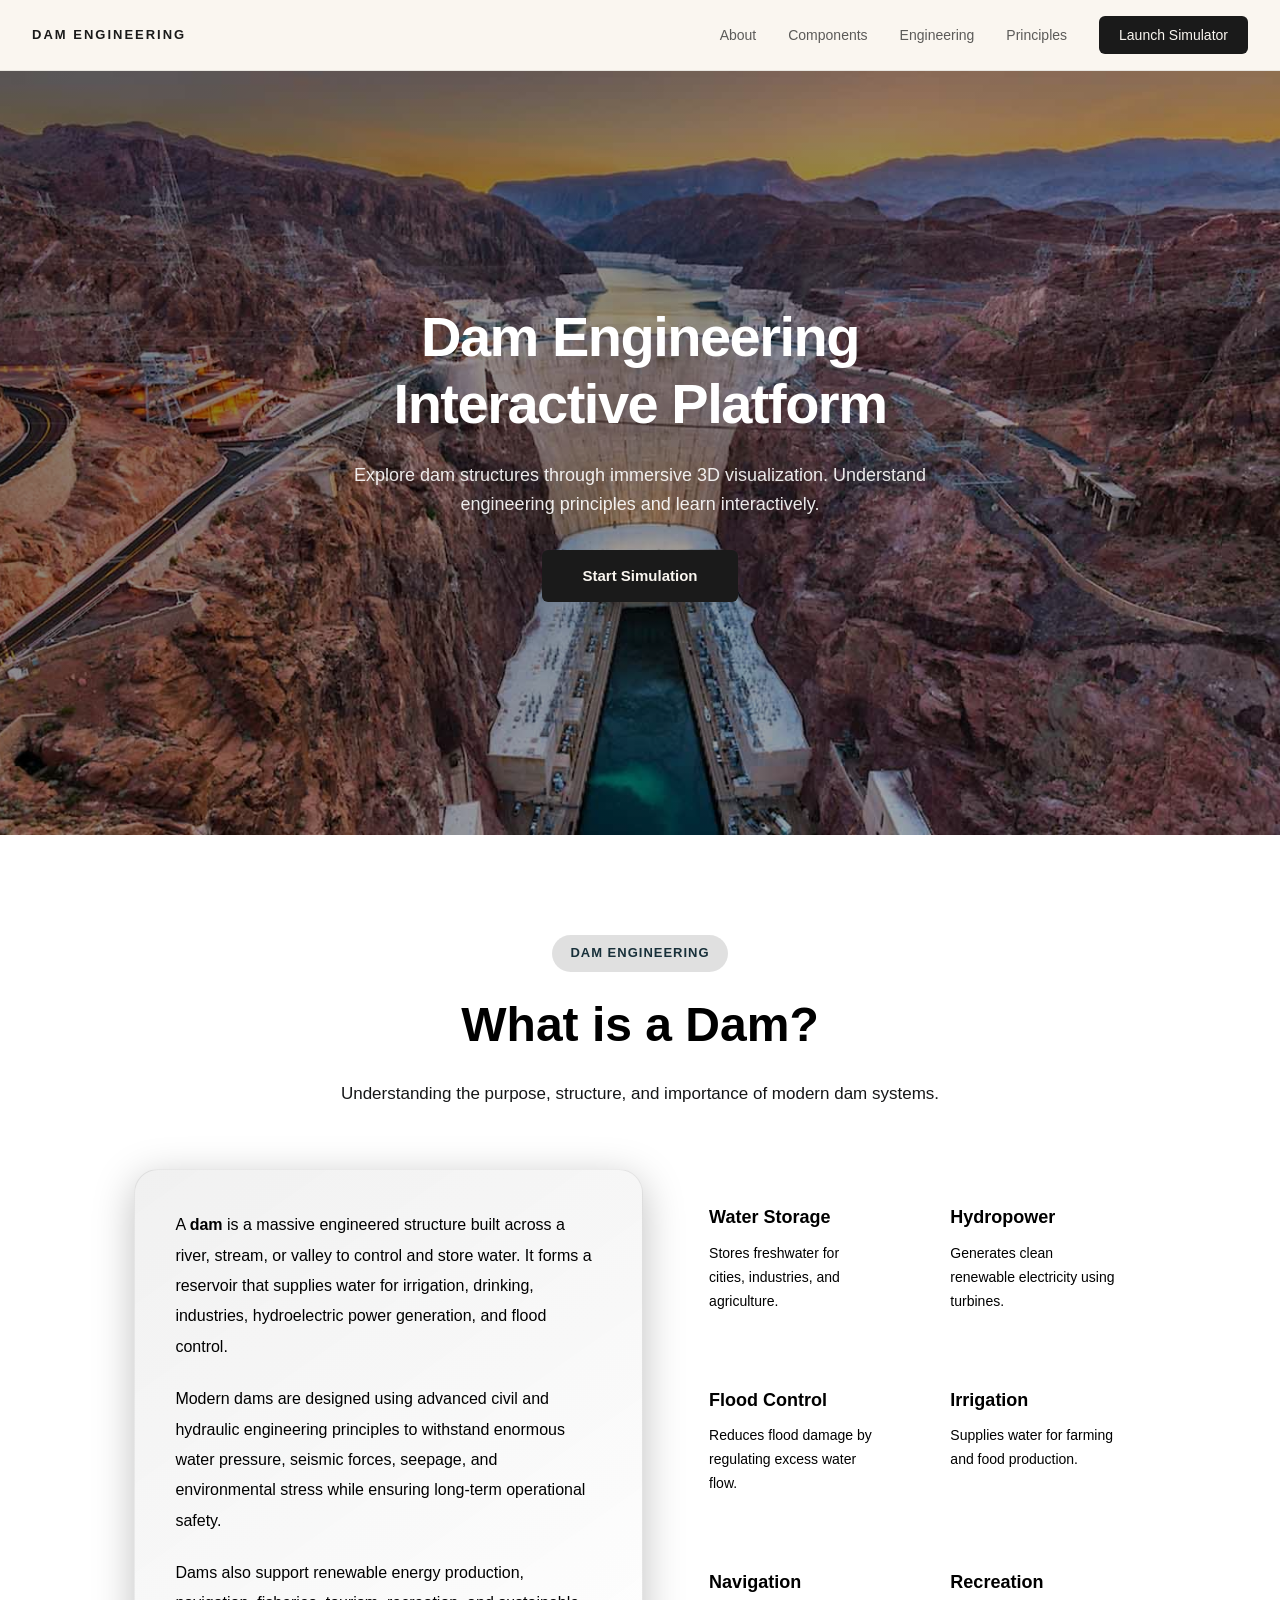
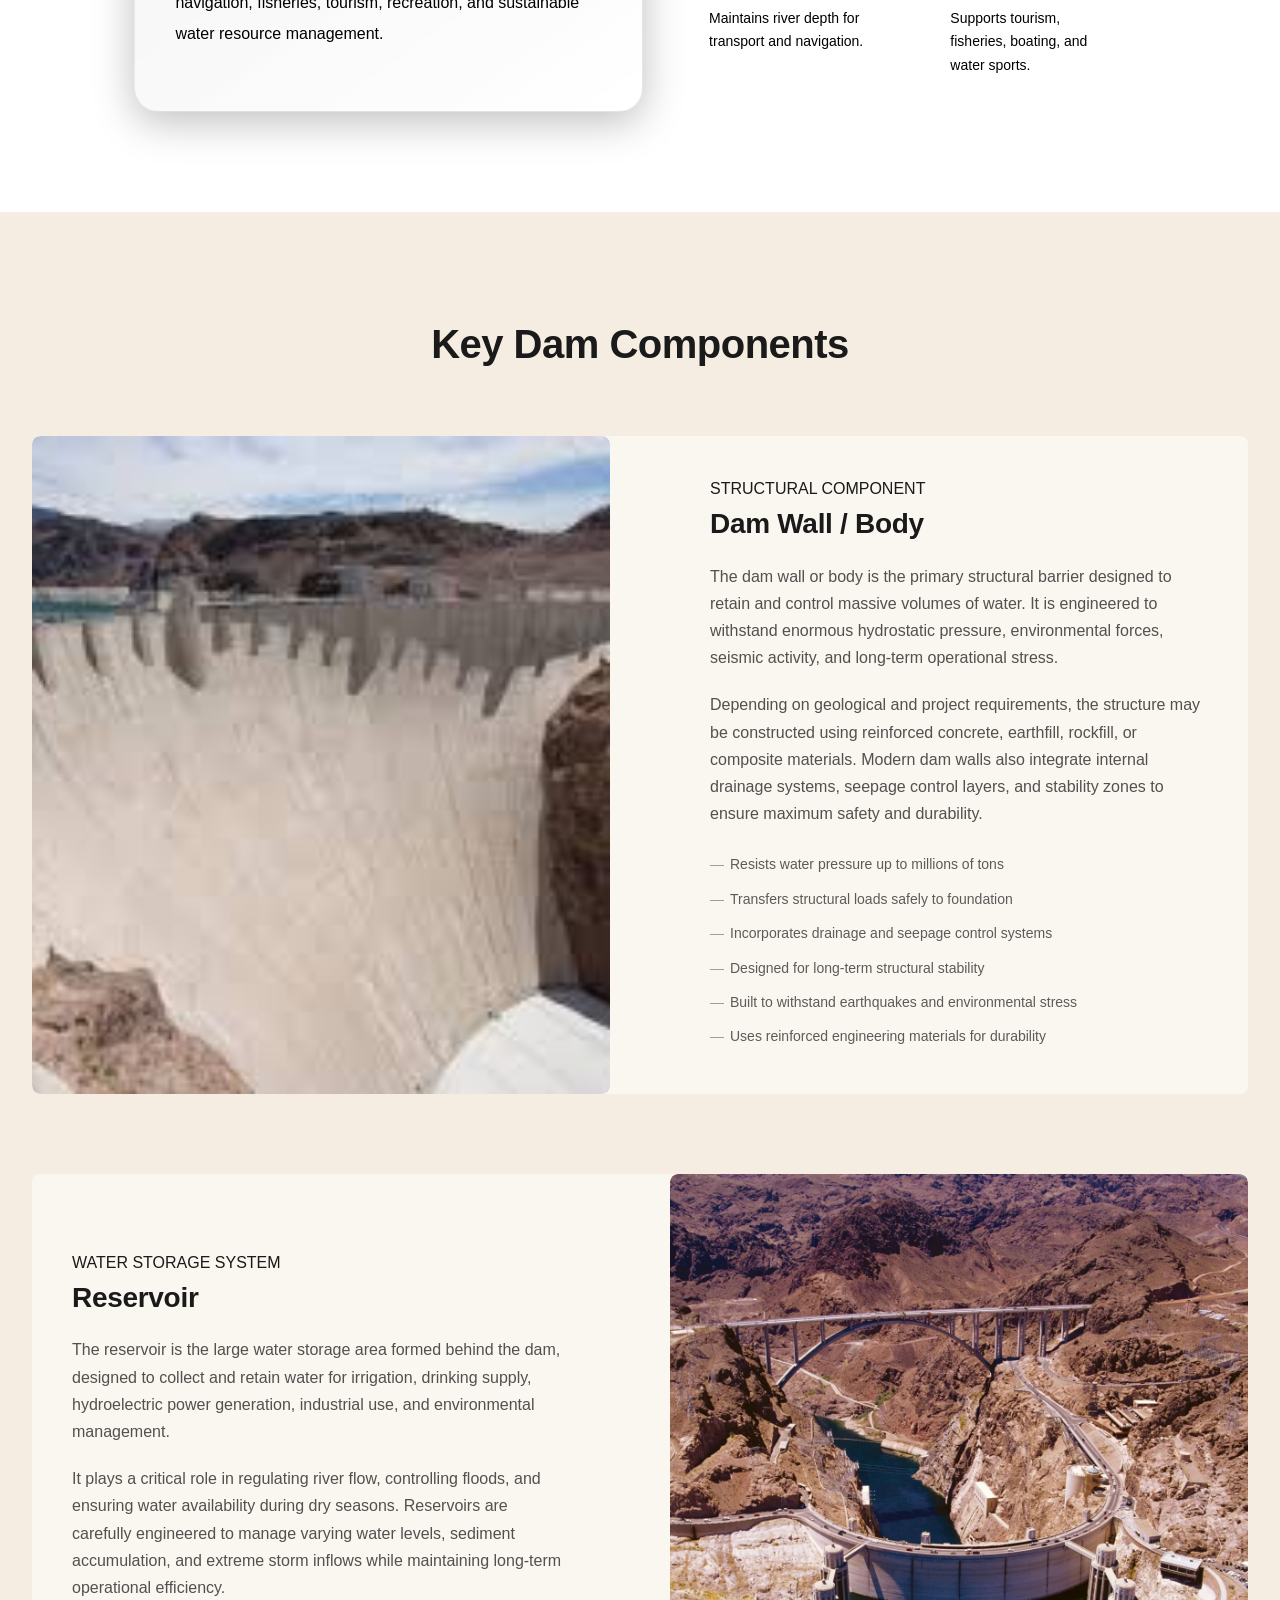
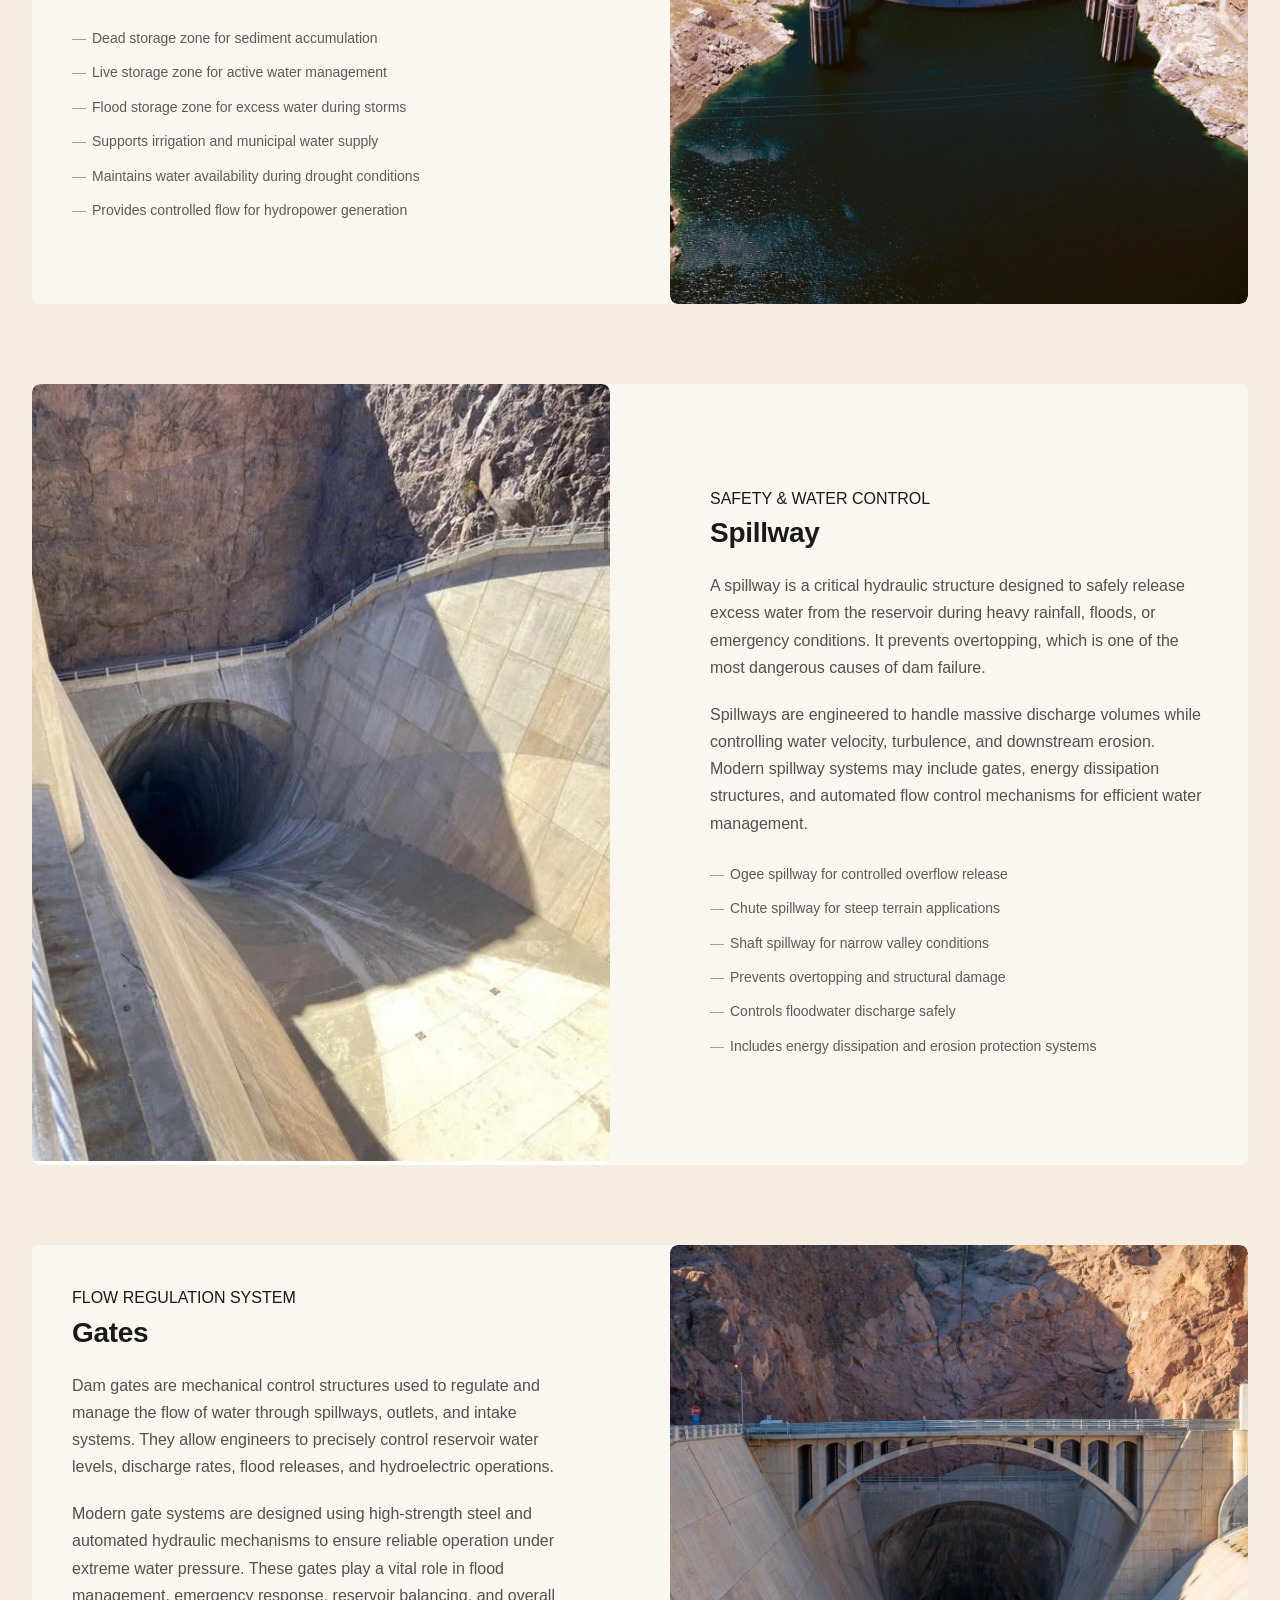
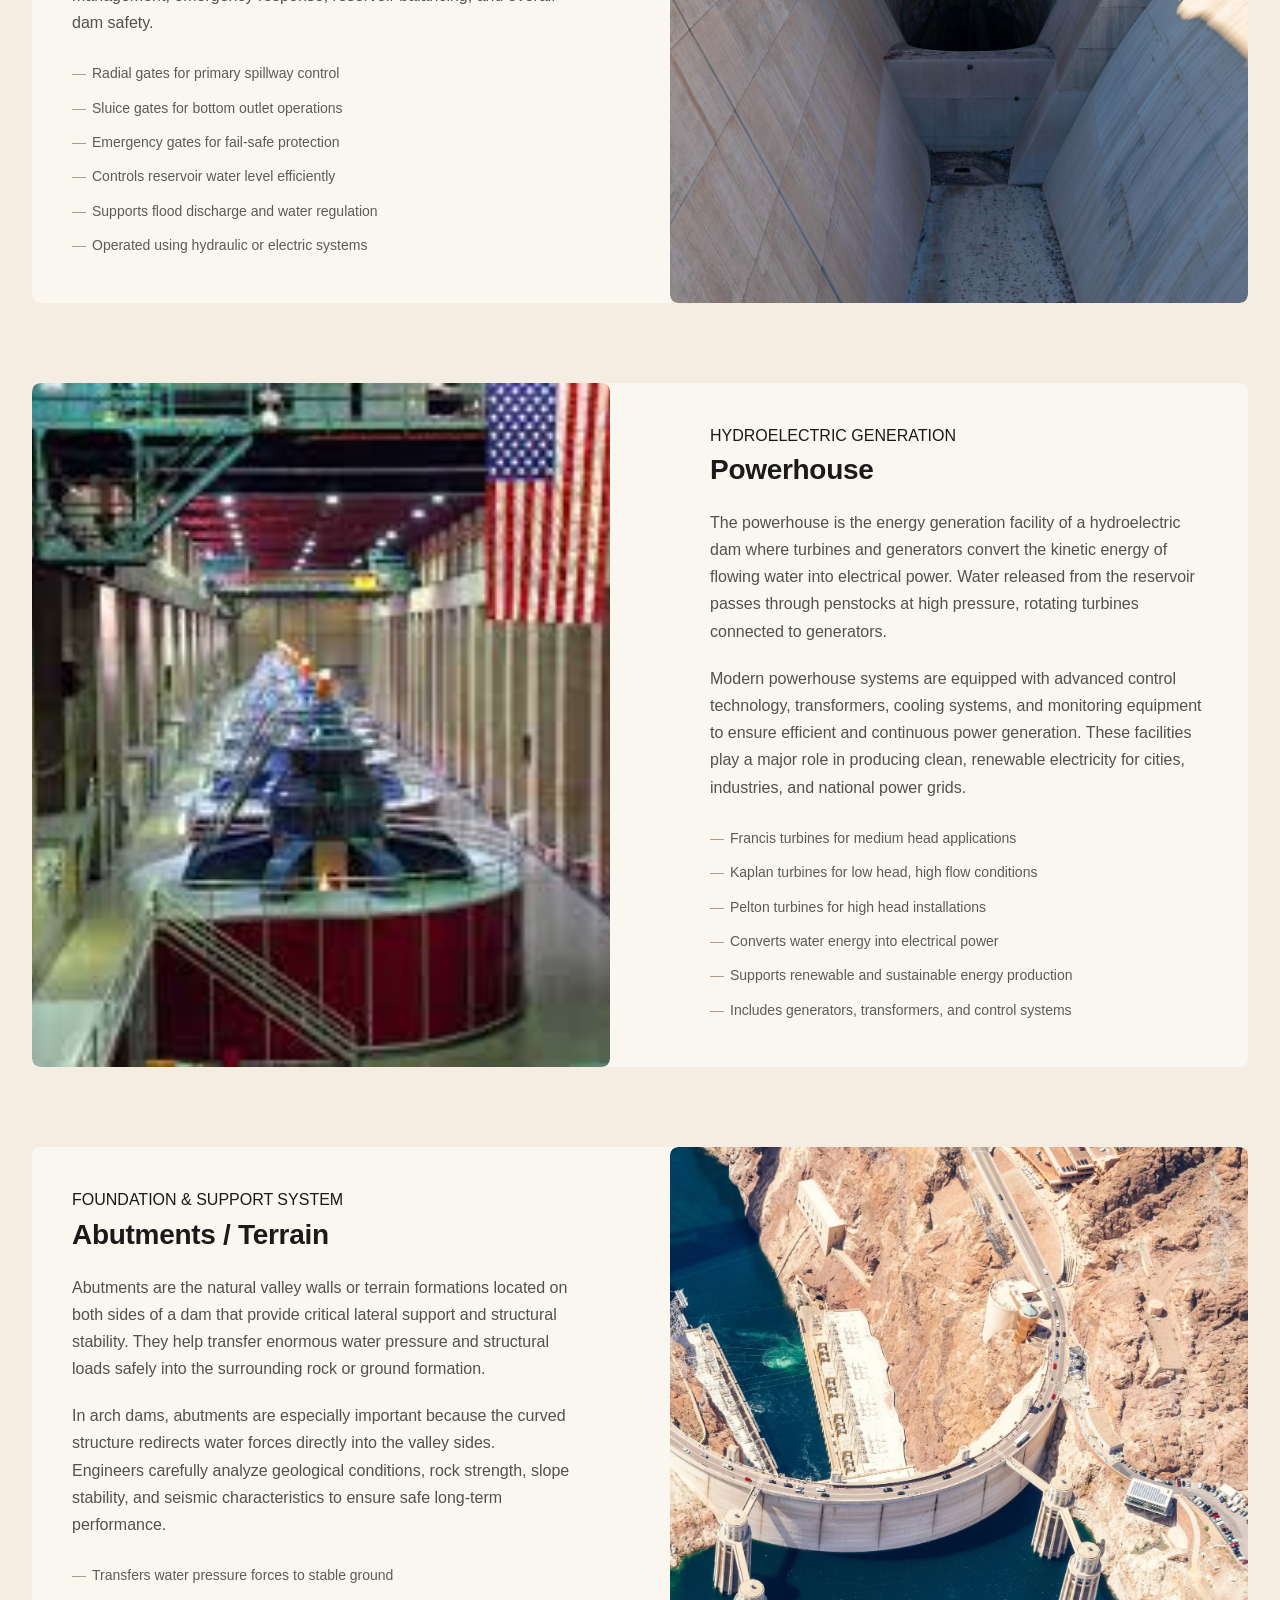
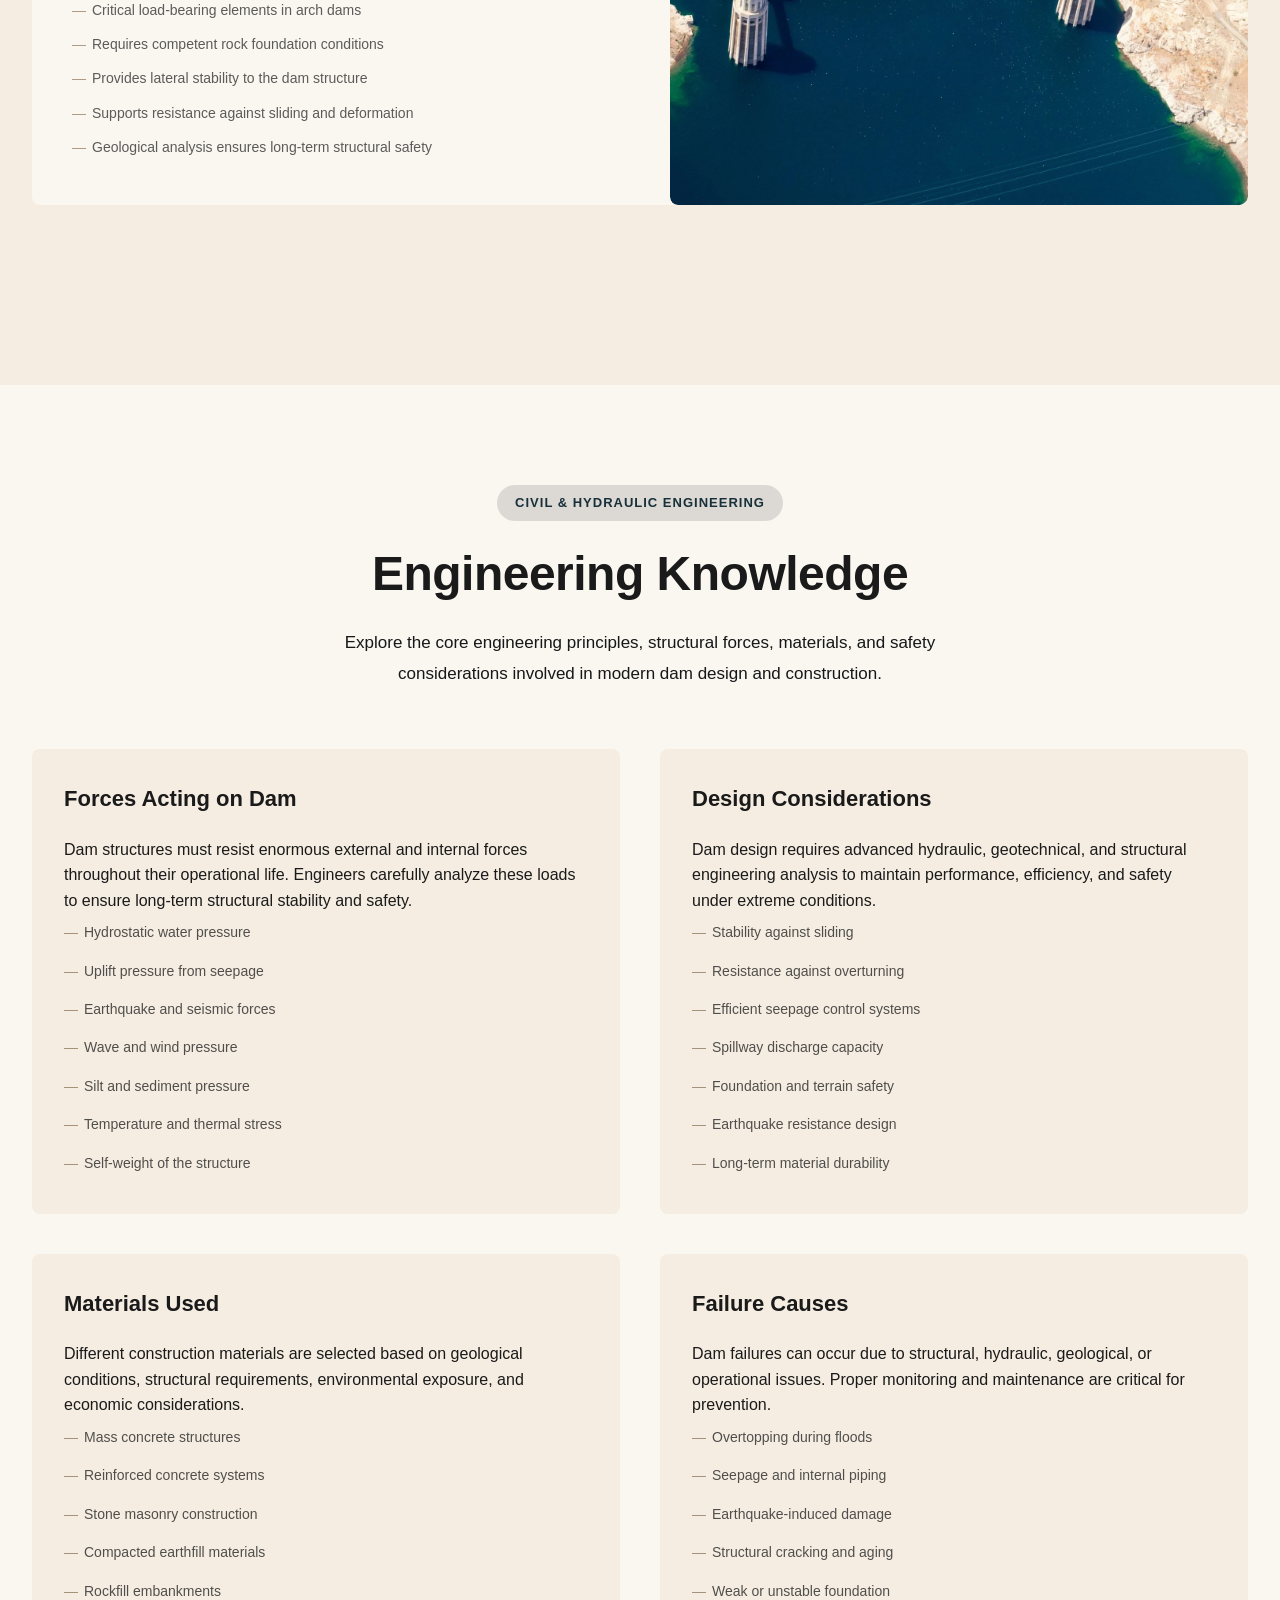
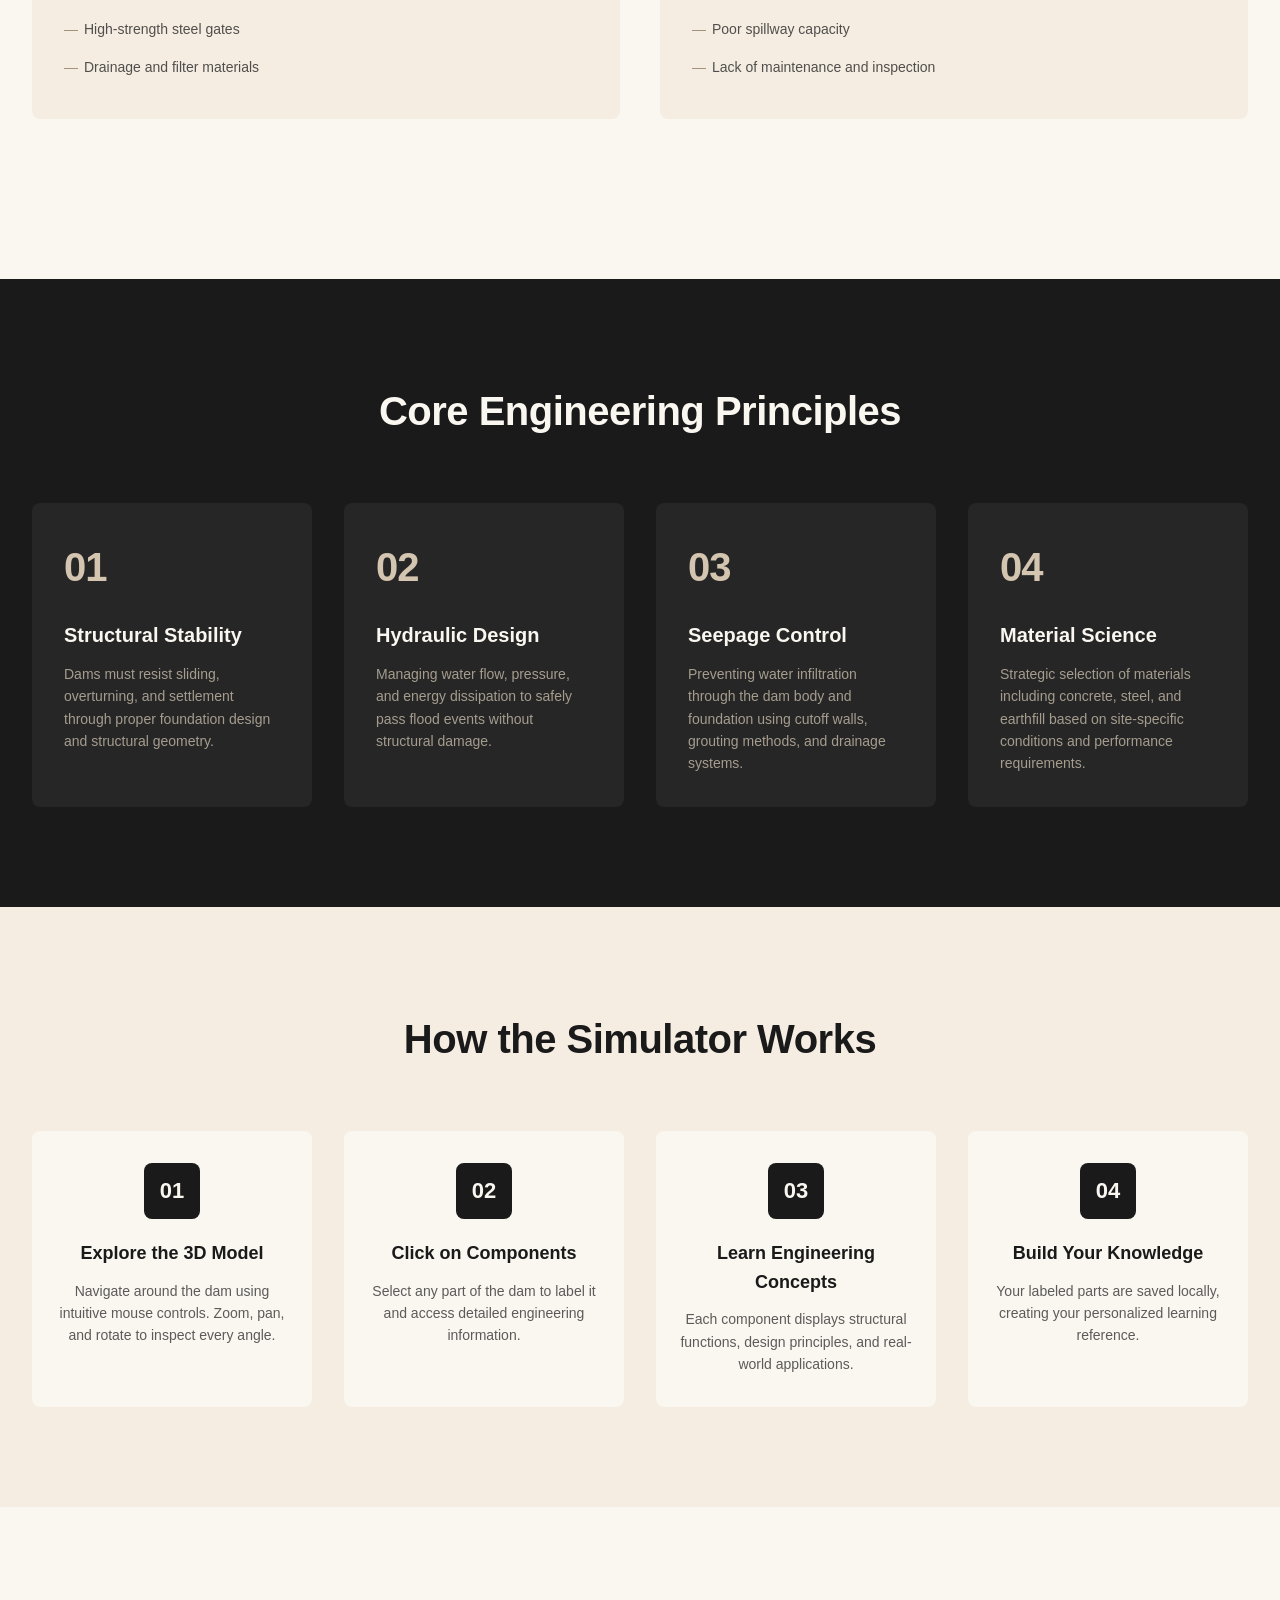
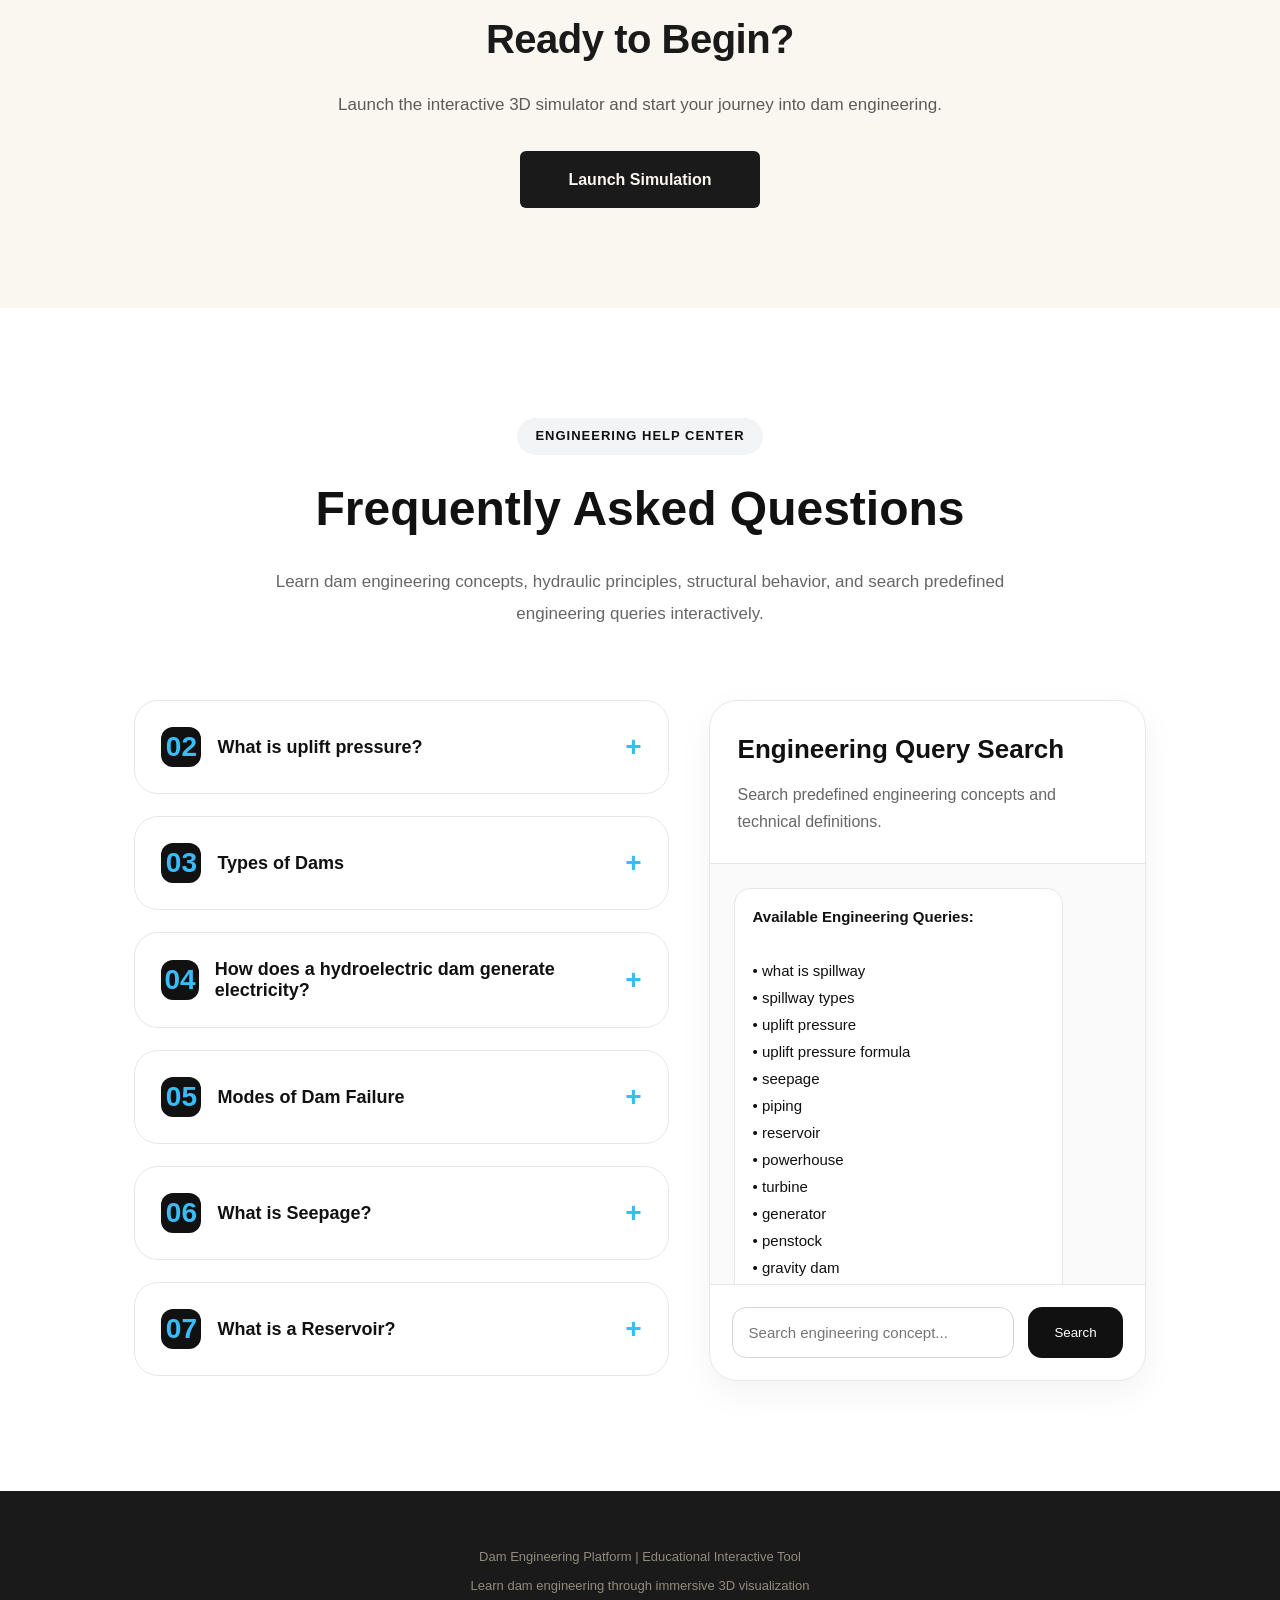
<file: dam-3d-website/index.html>
<!DOCTYPE html>
<html lang="en">
<head>
  <meta charset="UTF-8">
  <meta name="viewport" content="width=device-width, initial-scale=1.0">
  <title>Dam Engineering | Interactive Learning Platform</title>
  <link rel="stylesheet" href="landing.css">
</head>
<body>

  <!-- Navigation -->
  <nav class="navbar">
    <div class="nav-container">
      <div class="nav-logo">DAM ENGINEERING</div>
      <div class="nav-links">
        <a href="#about">About</a>
        <a href="#components">Components</a>
        <a href="#engineering">Engineering</a>
        <a href="#principles">Principles</a>
        <a href="app.html" class="nav-cta">Launch Simulator</a>
      </div>
    </div>
  </nav>

  <!-- Hero Section -->
  <section class="hero">
    <div class="hero-overlay"></div>
    <div class="hero-content">
      <h1>Dam Engineering<br>Interactive Platform</h1>
      <p class="hero-description">
        Explore dam structures through immersive 3D visualization. 
        Understand engineering principles and learn interactively.
      </p>
      <a href="app.html" class="cta-button">Start Simulation</a>
    </div>
  </section>

  <!-- About Section -->
<section id="about" class="about-section">
  <div class="container">

    <div class="section-header">
      <span class="section-tag">DAM ENGINEERING</span>
      <h2>What is a Dam?</h2>
      <p class="section-subtitle">
        Understanding the purpose, structure, and importance of modern dam systems.
      </p>
    </div>

    <div class="about-grid">

      <!-- Left Content -->
      <div class="about-card main-card">
        <p>
          A <strong>dam</strong> is a massive engineered structure built across a river, stream, or valley to control and store water. 
          It forms a reservoir that supplies water for irrigation, drinking, industries, hydroelectric power generation, and flood control.
        </p>

        <p>
          Modern dams are designed using advanced civil and hydraulic engineering principles to withstand enormous water pressure, 
          seismic forces, seepage, and environmental stress while ensuring long-term operational safety.
        </p>

        <p>
          Dams also support renewable energy production, navigation, fisheries, tourism, recreation, and sustainable water resource management.
        </p>
      </div>

      <!-- Right Features -->
      <div class="features-grid">

        <div class="feature-box">
          <i class="fas fa-water"></i>
          <h4>Water Storage</h4>
          <p>Stores freshwater for cities, industries, and agriculture.</p>
        </div>

        <div class="feature-box">
          <i class="fas fa-bolt"></i>
          <h4>Hydropower</h4>
          <p>Generates clean renewable electricity using turbines.</p>
        </div>

        <div class="feature-box">
          <i class="fas fa-cloud-rain"></i>
          <h4>Flood Control</h4>
          <p>Reduces flood damage by regulating excess water flow.</p>
        </div>

        <div class="feature-box">
          <i class="fas fa-seedling"></i>
          <h4>Irrigation</h4>
          <p>Supplies water for farming and food production.</p>
        </div>

        <div class="feature-box">
          <i class="fas fa-ship"></i>
          <h4>Navigation</h4>
          <p>Maintains river depth for transport and navigation.</p>
        </div>

        <div class="feature-box">
          <i class="fas fa-fish"></i>
          <h4>Recreation</h4>
          <p>Supports tourism, fisheries, boating, and water sports.</p>
        </div>

      </div>
    </div>
  </div>
</section>

  <!-- Key Components Section - ALTERNATING LAYOUT -->
  <section id="components" class="components">
    <div class="container">
      <h2>Key Dam Components</h2>
      
      <!-- Row 1: Image Left, Text Right -->
      <div class="component-row">

  <div class="component-image">
    <img 
      src="images/dam-wall.jpg" 
      alt="Dam wall structure"
      onerror="this.src='https://images.unsplash.com/photo-1581091226033-d5c48150dbaa?w=600&h=400&fit=crop'"
    >
  </div>

  <div class="component-text">

    <span class="component-tag">STRUCTURAL COMPONENT</span>

    <h3>Dam Wall / Body</h3>

    <p>
      The dam wall or body is the primary structural barrier designed to retain and control massive volumes of water. 
      It is engineered to withstand enormous hydrostatic pressure, environmental forces, seismic activity, and long-term operational stress.
    </p>

    <p>
      Depending on geological and project requirements, the structure may be constructed using reinforced concrete, earthfill, rockfill, 
      or composite materials. Modern dam walls also integrate internal drainage systems, seepage control layers, and stability zones 
      to ensure maximum safety and durability.
    </p>

    <ul>
      <li>Resists water pressure up to millions of tons</li>
      <li>Transfers structural loads safely to foundation</li>
      <li>Incorporates drainage and seepage control systems</li>
      <li>Designed for long-term structural stability</li>
      <li>Built to withstand earthquakes and environmental stress</li>
      <li>Uses reinforced engineering materials for durability</li>
    </ul>

  </div>

</div>

      <!-- Row 2: Text Left, Image Right -->
<div class="component-row reverse">

  <div class="component-text">

    <span class="component-tag">WATER STORAGE SYSTEM</span>

    <h3>Reservoir</h3>

    <p>
      The reservoir is the large water storage area formed behind the dam, designed to collect and retain water for irrigation, 
      drinking supply, hydroelectric power generation, industrial use, and environmental management.
    </p>

    <p>
      It plays a critical role in regulating river flow, controlling floods, and ensuring water availability during dry seasons. 
      Reservoirs are carefully engineered to manage varying water levels, sediment accumulation, and extreme storm inflows while maintaining long-term operational efficiency.
    </p>

    <ul>
      <li>Dead storage zone for sediment accumulation</li>
      <li>Live storage zone for active water management</li>
      <li>Flood storage zone for excess water during storms</li>
      <li>Supports irrigation and municipal water supply</li>
      <li>Maintains water availability during drought conditions</li>
      <li>Provides controlled flow for hydropower generation</li>
    </ul>

  </div>

  <div class="component-image">
    <img 
      src="images/reservoir.jpg" 
      alt="Reservoir water"
      onerror="this.src='https://images.unsplash.com/photo-1470071459604-3b5ec3f49dfb?w=600&h=400&fit=crop'"
    >
  </div>

</div>

      <!-- Row 3: Image Left, Text Right -->
<div class="component-row">

  <div class="component-image">
    <img 
      src="images/spillway.jpg" 
      alt="Spillway overflow"
      onerror="this.src='https://images.unsplash.com/photo-1508514177221-188b1cf16e9d?w=600&h=400&fit=crop'"
    >
  </div>

  <div class="component-text">

    <span class="component-tag">SAFETY & WATER CONTROL</span>

    <h3>Spillway</h3>

    <p>
      A spillway is a critical hydraulic structure designed to safely release excess water from the reservoir during heavy rainfall, 
      floods, or emergency conditions. It prevents overtopping, which is one of the most dangerous causes of dam failure.
    </p>

    <p>
      Spillways are engineered to handle massive discharge volumes while controlling water velocity, turbulence, and downstream erosion. 
      Modern spillway systems may include gates, energy dissipation structures, and automated flow control mechanisms for efficient water management.
    </p>

    <ul>
      <li>Ogee spillway for controlled overflow release</li>
      <li>Chute spillway for steep terrain applications</li>
      <li>Shaft spillway for narrow valley conditions</li>
      <li>Prevents overtopping and structural damage</li>
      <li>Controls floodwater discharge safely</li>
      <li>Includes energy dissipation and erosion protection systems</li>
    </ul>

  </div>

</div>

      <!-- Row 4: Text Left, Image Right -->
<div class="component-row reverse">

  <div class="component-text">

    <span class="component-tag">FLOW REGULATION SYSTEM</span>

    <h3>Gates</h3>

    <p>
      Dam gates are mechanical control structures used to regulate and manage the flow of water through spillways, outlets, and intake systems. 
      They allow engineers to precisely control reservoir water levels, discharge rates, flood releases, and hydroelectric operations.
    </p>

    <p>
      Modern gate systems are designed using high-strength steel and automated hydraulic mechanisms to ensure reliable operation under extreme water pressure. 
      These gates play a vital role in flood management, emergency response, reservoir balancing, and overall dam safety.
    </p>

    <ul>
      <li>Radial gates for primary spillway control</li>
      <li>Sluice gates for bottom outlet operations</li>
      <li>Emergency gates for fail-safe protection</li>
      <li>Controls reservoir water level efficiently</li>
      <li>Supports flood discharge and water regulation</li>
      <li>Operated using hydraulic or electric systems</li>
    </ul>

  </div>

  <div class="component-image">
    <img 
      src="images/gates.jpg" 
      alt="Dam gates"
      onerror="this.src='https://images.unsplash.com/photo-1581092162384-898d9a6e24f0?w=600&h=400&fit=crop'"
    >
  </div>

</div>

      <!-- Row 5: Image Left, Text Right -->
<div class="component-row">

  <div class="component-image">
    <img 
      src="images/powerhouse.jpg" 
      alt="Hydroelectric powerhouse"
      onerror="this.src='https://images.unsplash.com/photo-1569012871812-f38ee64cd54c?w=600&h=400&fit=crop'"
    >
  </div>

  <div class="component-text">

    <span class="component-tag">HYDROELECTRIC GENERATION</span>

    <h3>Powerhouse</h3>

    <p>
      The powerhouse is the energy generation facility of a hydroelectric dam where turbines and generators convert the kinetic energy of flowing water into electrical power. 
      Water released from the reservoir passes through penstocks at high pressure, rotating turbines connected to generators.
    </p>

    <p>
      Modern powerhouse systems are equipped with advanced control technology, transformers, cooling systems, and monitoring equipment to ensure efficient and continuous power generation. 
      These facilities play a major role in producing clean, renewable electricity for cities, industries, and national power grids.
    </p>

    <ul>
      <li>Francis turbines for medium head applications</li>
      <li>Kaplan turbines for low head, high flow conditions</li>
      <li>Pelton turbines for high head installations</li>
      <li>Converts water energy into electrical power</li>
      <li>Supports renewable and sustainable energy production</li>
      <li>Includes generators, transformers, and control systems</li>
    </ul>

  </div>

</div>

    <!-- Row 6: Text Left, Image Right -->
<div class="component-row reverse">

  <div class="component-text">

    <span class="component-tag">FOUNDATION & SUPPORT SYSTEM</span>

    <h3>Abutments / Terrain</h3>

    <p>
      Abutments are the natural valley walls or terrain formations located on both sides of a dam that provide critical lateral support and structural stability. 
      They help transfer enormous water pressure and structural loads safely into the surrounding rock or ground formation.
    </p>

    <p>
      In arch dams, abutments are especially important because the curved structure redirects water forces directly into the valley sides. 
      Engineers carefully analyze geological conditions, rock strength, slope stability, and seismic characteristics to ensure safe long-term performance.
    </p>

    <ul>
      <li>Transfers water pressure forces to stable ground</li>
      <li>Critical load-bearing elements in arch dams</li>
      <li>Requires competent rock foundation conditions</li>
      <li>Provides lateral stability to the dam structure</li>
      <li>Supports resistance against sliding and deformation</li>
      <li>Geological analysis ensures long-term structural safety</li>
    </ul>

  </div>

  <div class="component-image">
    <img 
      src="images/abutments.jpg" 
      alt="Mountain terrain abutment"
      onerror="this.src='https://images.unsplash.com/photo-1441974231531-c6227db76b6e?w=600&h=400&fit=crop'"
    >
  </div>

</div>
  </section>
<!-- Engineering Sections -->
<section id="engineering" class="engineering-sections">

  <div class="container">

    <!-- Section Header -->
    <div class="section-header">
      <span class="section-tag">CIVIL & HYDRAULIC ENGINEERING</span>
      <h2>Engineering Knowledge</h2>
      <p class="section-subtitle">
        Explore the core engineering principles, structural forces, materials, and safety considerations involved in modern dam design and construction.
      </p>
    </div>

    <!-- Engineering Grid -->
    <div class="section-grid">

      <!-- Card 1 -->
      <div class="eng-card">
        <div class="card-icon">
          <i class="fas fa-wave-square"></i>
        </div>

        <h3>Forces Acting on Dam</h3>

        <p>
          Dam structures must resist enormous external and internal forces throughout their operational life. 
          Engineers carefully analyze these loads to ensure long-term structural stability and safety.
        </p>

        <ul>
          <li>Hydrostatic water pressure</li>
          <li>Uplift pressure from seepage</li>
          <li>Earthquake and seismic forces</li>
          <li>Wave and wind pressure</li>
          <li>Silt and sediment pressure</li>
          <li>Temperature and thermal stress</li>
          <li>Self-weight of the structure</li>
        </ul>
      </div>

      <!-- Card 2 -->
      <div class="eng-card">
        <div class="card-icon">
          <i class="fas fa-drafting-compass"></i>
        </div>

        <h3>Design Considerations</h3>

        <p>
          Dam design requires advanced hydraulic, geotechnical, and structural engineering analysis to maintain performance, efficiency, and safety under extreme conditions.
        </p>

        <ul>
          <li>Stability against sliding</li>
          <li>Resistance against overturning</li>
          <li>Efficient seepage control systems</li>
          <li>Spillway discharge capacity</li>
          <li>Foundation and terrain safety</li>
          <li>Earthquake resistance design</li>
          <li>Long-term material durability</li>
        </ul>
      </div>

      <!-- Card 3 -->
      <div class="eng-card">
        <div class="card-icon">
          <i class="fas fa-cubes"></i>
        </div>

        <h3>Materials Used</h3>

        <p>
          Different construction materials are selected based on geological conditions, structural requirements, environmental exposure, and economic considerations.
        </p>

        <ul>
          <li>Mass concrete structures</li>
          <li>Reinforced concrete systems</li>
          <li>Stone masonry construction</li>
          <li>Compacted earthfill materials</li>
          <li>Rockfill embankments</li>
          <li>High-strength steel gates</li>
          <li>Drainage and filter materials</li>
        </ul>
      </div>

      <!-- Card 4 -->
      <div class="eng-card">
        <div class="card-icon">
          <i class="fas fa-triangle-exclamation"></i>
        </div>

        <h3>Failure Causes</h3>

        <p>
          Dam failures can occur due to structural, hydraulic, geological, or operational issues. Proper monitoring and maintenance are critical for prevention.
        </p>

        <ul>
          <li>Overtopping during floods</li>
          <li>Seepage and internal piping</li>
          <li>Earthquake-induced damage</li>
          <li>Structural cracking and aging</li>
          <li>Weak or unstable foundation</li>
          <li>Poor spillway capacity</li>
          <li>Lack of maintenance and inspection</li>
        </ul>
      </div>

    </div>
  </div>
</section>

  <!-- Principles Section -->
  <section id="principles" class="principles">
    <div class="container">
      <h2>Core Engineering Principles</h2>
      <div class="principles-grid">
        <div class="principle">
          <div class="principle-number">01</div>
          <h3>Structural Stability</h3>
          <p>Dams must resist sliding, overturning, and settlement through proper foundation design and structural geometry.</p>
        </div>
        <div class="principle">
          <div class="principle-number">02</div>
          <h3>Hydraulic Design</h3>
          <p>Managing water flow, pressure, and energy dissipation to safely pass flood events without structural damage.</p>
        </div>
        <div class="principle">
          <div class="principle-number">03</div>
          <h3>Seepage Control</h3>
          <p>Preventing water infiltration through the dam body and foundation using cutoff walls, grouting methods, and drainage systems.</p>
        </div>
        <div class="principle">
          <div class="principle-number">04</div>
          <h3>Material Science</h3>
          <p>Strategic selection of materials including concrete, steel, and earthfill based on site-specific conditions and performance requirements.</p>
        </div>
      </div>
    </div>
  </section>

  <!-- How It Works Section -->
  <section class="how-it-works">
    <div class="container">
      <h2>How the Simulator Works</h2>
      <div class="steps">
        <div class="step">
          <div class="step-num">01</div>
          <h3>Explore the 3D Model</h3>
          <p>Navigate around the dam using intuitive mouse controls. Zoom, pan, and rotate to inspect every angle.</p>
        </div>
        <div class="step">
          <div class="step-num">02</div>
          <h3>Click on Components</h3>
          <p>Select any part of the dam to label it and access detailed engineering information.</p>
        </div>
        <div class="step">
          <div class="step-num">03</div>
          <h3>Learn Engineering Concepts</h3>
          <p>Each component displays structural functions, design principles, and real-world applications.</p>
        </div>
        <div class="step">
          <div class="step-num">04</div>
          <h3>Build Your Knowledge</h3>
          <p>Your labeled parts are saved locally, creating your personalized learning reference.</p>
        </div>
      </div>
    </div>
  </section>

  <!-- Call to Action -->
  <section class="cta-section">
    <div class="container">
      <h2>Ready to Begin?</h2>
      <p>Launch the interactive 3D simulator and start your journey into dam engineering.</p>
      <a href="app.html" class="cta-button large">Launch Simulation</a>
    </div>
  </section>

<!-- =========================
     MODERN FAQ SECTION
========================= -->

<section id="faq" class="modern-faq-section">

  <div class="container">

    <!-- Header -->
    <div class="faq-header">

      <span class="faq-tag">
        ENGINEERING HELP CENTER
      </span>

      <h2>Frequently Asked Questions</h2>

      <p class="faq-subtitle">
        Learn dam engineering concepts, hydraulic principles, structural behavior,
        and search predefined engineering queries interactively.
      </p>

    </div>

    <div class="faq-layout">

      <!-- LEFT FAQ -->
      <div class="faq-left">

        <!-- FAQ 2 -->
        <div class="faq-card">

          <button class="faq-question">

            <div>
              <span class="faq-number">02</span>
              What is uplift pressure?
            </div>

            <span class="faq-icon">+</span>

          </button>

          <div class="faq-answer">

            <p>
              Uplift pressure is the upward seepage pressure acting beneath
              the dam foundation caused by water infiltration.
            </p>

            <div class="faq-formula">
              U = γw × h
            </div>

            <ul>
              <li>U = uplift pressure</li>
              <li>γw = unit weight of water</li>
              <li>h = hydraulic head</li>
            </ul>

          </div>

        </div>

        <!-- FAQ 3 -->
        <div class="faq-card">

          <button class="faq-question">

            <div>
              <span class="faq-number">03</span>
              Types of Dams
            </div>

            <span class="faq-icon">+</span>

          </button>

          <div class="faq-answer">

            <ul>
              <li>Gravity Dam</li>
              <li>Arch Dam</li>
              <li>Earthfill Dam</li>
              <li>Rockfill Dam</li>
              <li>Buttress Dam</li>
            </ul>

            <p>
              Dam type selection depends on topography, foundation condition,
              cost, and reservoir requirements.
            </p>

          </div>

        </div>

        <!-- FAQ 4 -->
        <div class="faq-card">

          <button class="faq-question">

            <div>
              <span class="faq-number">04</span>
              How does a hydroelectric dam generate electricity?
            </div>

            <span class="faq-icon">+</span>

          </button>

          <div class="faq-answer">

            <p>
              Water stored in the reservoir flows through penstocks at high pressure.
            </p>

            <p>
              The flowing water rotates turbines connected to generators,
              converting mechanical energy into electrical energy.
            </p>

            <div class="faq-formula">
              Potential Energy → Turbine → Generator → Electricity
            </div>

          </div>

        </div>

        <!-- FAQ 5 -->
        <div class="faq-card">

          <button class="faq-question">

            <div>
              <span class="faq-number">05</span>
              Modes of Dam Failure
            </div>

            <span class="faq-icon">+</span>

          </button>

          <div class="faq-answer">

            <ul>
              <li>Overtopping Failure</li>
              <li>Piping Failure</li>
              <li>Foundation Failure</li>
              <li>Seepage Failure</li>
              <li>Earthquake Failure</li>
            </ul>

            <p>
              Proper maintenance and monitoring are essential to prevent dam failure.
            </p>

          </div>

        </div>

        <!-- FAQ 6 -->
        <div class="faq-card">

          <button class="faq-question">

            <div>
              <span class="faq-number">06</span>
              What is Seepage?
            </div>

            <span class="faq-icon">+</span>

          </button>

          <div class="faq-answer">

            <p>
              Seepage is the movement of water through the dam body,
              joints, cracks, or foundation.
            </p>

            <p>
              Excessive seepage can weaken the foundation and lead to piping failure.
            </p>

          </div>

        </div>

        <!-- FAQ 7 -->
        <div class="faq-card">

          <button class="faq-question">

            <div>
              <span class="faq-number">07</span>
              What is a Reservoir?
            </div>

            <span class="faq-icon">+</span>

          </button>

          <div class="faq-answer">

            <p>
              A reservoir is the artificial water storage area formed behind a dam.
            </p>

            <p>
              Reservoirs provide irrigation, drinking water,
              flood control, and hydroelectric power generation.
            </p>

          </div>

        </div>

      </div>

      <!-- RIGHT QUERY SYSTEM -->
      <div class="query-box">

        <div class="query-header">

          <h3>Engineering Query Search</h3>

          <p>
            Search predefined engineering concepts and technical definitions.
          </p>

        </div>

        <!-- Messages -->
        <div class="query-messages" id="queryMessages">

          <div class="query-bot">

            <strong>Available Engineering Queries:</strong>

            <br><br>

            • what is spillway<br>
            • spillway types<br>
            • uplift pressure<br>
            • uplift pressure formula<br>
            • seepage<br>
            • piping<br>
            • reservoir<br>
            • powerhouse<br>
            • turbine<br>
            • generator<br>
            • penstock<br>
            • gravity dam<br>
            • arch dam<br>
            • earthfill dam<br>
            • rockfill dam<br>
            • buttress dam<br>
            • types of dam<br>
            • hydroelectric power<br>
            • dam failure<br>
            • modes of dam failure<br>
            • overtopping<br>
            • flood control<br>
            • drainage gallery<br>
            • cutoff wall<br>
            • foundation<br>

            <br>

            <strong>Example Searches:</strong>

            <br><br>

            "What is spillway explain its types"
            <br>

            "What is uplift pressure and its formula"
            <br>

            "Explain modes of dam failure"
            <br>

            "Types of dams"
            <br>

            "How hydroelectric power works"

          </div>

        </div>

        <!-- Input -->
        <div class="query-input-area">

          <input
            type="text"
            id="queryInput"
            placeholder="Search engineering concept..."
          >

          <button id="queryBtn">
            Search
          </button>

        </div>

      </div>

    </div>

  </div>

</section>

<!-- =========================
     FAQ + QUERY SCRIPT
========================= -->

<script>

/* FAQ */

const faqCards =
document.querySelectorAll(".faq-card");

faqCards.forEach(card => {

  const button =
  card.querySelector(".faq-question");

  button.addEventListener("click", () => {

    faqCards.forEach(item => {

      if(item !== card) {
        item.classList.remove("active");
      }

    });

    card.classList.toggle("active");

  });

});

/* QUERY SYSTEM */

const queryDatabase = {

  "spillway":
  "A spillway is a hydraulic structure used to safely release excess water from a reservoir during floods.",

  "what is spillway":
  "A spillway safely discharges floodwater from the reservoir and prevents overtopping of the dam.",

  "spillway types":
  "Major spillway types are Ogee Spillway, Chute Spillway, Shaft Spillway, Side Channel Spillway, and Siphon Spillway.",

  "uplift pressure":
  "Uplift pressure is the upward seepage pressure acting beneath the dam foundation caused by water infiltration.",

  "uplift pressure formula":
  "Formula: U = γw × h where γw is unit weight of water and h is hydraulic head.",

  "types of dam":
  "Common dam types are Gravity Dam, Arch Dam, Earthfill Dam, Rockfill Dam, and Buttress Dam.",

  "gravity dam":
  "A gravity dam resists water pressure mainly through its own self-weight.",

  "arch dam":
  "An arch dam transfers water pressure horizontally into the abutments through arch action.",

  "earthfill dam":
  "An earthfill dam is constructed using compacted soil and earth materials.",

  "rockfill dam":
  "A rockfill dam is made mainly from rocks with an impervious membrane or core.",

  "buttress dam":
  "A buttress dam uses supports or buttresses to reduce structural load on the upstream face.",

  "dam failure":
  "Dam failure may occur due to overtopping, piping, seepage, earthquakes, or foundation instability.",

  "modes of dam failure":
  "Main failure modes include overtopping, piping, seepage, structural instability, and foundation failure.",

  "overtopping":
  "Overtopping occurs when floodwater flows over the crest of the dam causing erosion and possible collapse.",

  "seepage":
  "Seepage is the movement of water through the dam body or foundation.",

  "piping":
  "Piping is internal erosion caused by seepage removing soil particles from the foundation.",

  "reservoir":
  "A reservoir is the stored water body formed behind the dam structure.",

  "powerhouse":
  "The powerhouse contains turbines and generators used for hydroelectric power generation.",

  "hydroelectric power":
  "Hydroelectric power converts flowing water energy into electrical energy.",

  "penstock":
  "A penstock is a large pipe carrying high-pressure water from the reservoir to turbines.",

  "turbine":
  "A turbine converts kinetic energy of flowing water into mechanical rotational energy.",

  "generator":
  "A generator converts mechanical rotational energy into electrical energy.",

  "foundation":
  "The dam foundation transfers structural loads safely to the ground beneath.",

  "cutoff wall":
  "A cutoff wall reduces seepage flow beneath the dam foundation.",

  "drainage gallery":
  "Drainage galleries are tunnels inside dams used for inspection and seepage drainage.",

  "flood control":
  "Dams help reduce downstream flooding by regulating river discharge.",

  "default":
  "No matching engineering query found. Try searching spillway, seepage, uplift pressure, dam failure, powerhouse, turbine, or hydroelectric power."

};

const queryInput =
document.getElementById("queryInput");

const queryBtn =
document.getElementById("queryBtn");

const queryMessages =
document.getElementById("queryMessages");

function addQueryMessage(message, type) {

  const div =
  document.createElement("div");

  div.className =
    type === "user"
    ? "query-user"
    : "query-bot";

  div.innerText = message;

  queryMessages.appendChild(div);

  queryMessages.scrollTop =
  queryMessages.scrollHeight;
}

function processQuery() {

  const text =
  queryInput.value.trim();

  if(text === "") return;

  addQueryMessage(text, "user");

  const lowerText =
  text.toLowerCase();

  let answer =
  queryDatabase.default;

  for(const key in queryDatabase) {

    if(
      lowerText.includes(key) ||
      key.includes(lowerText)
    ) {

      answer =
      queryDatabase[key];

      break;
    }
  }

  setTimeout(() => {

    addQueryMessage(answer, "bot");

  }, 300);

  queryInput.value = "";
}

queryBtn.addEventListener(
  "click",
  processQuery
);

queryInput.addEventListener(
  "keypress",
  function(e) {

    if(e.key === "Enter") {
      processQuery();
    }

  }
);

</script>

</script>
  <!-- Footer -->
  <footer>
    <div class="container">
      <p>Dam Engineering Platform | Educational Interactive Tool</p>
      <p>Learn dam engineering through immersive 3D visualization</p>
    </div>
  </footer>

</body>
</html>
</file>
<file: dam-3d-website/landing.css>
* {
  margin: 0;
  padding: 0;
  box-sizing: border-box;
}

body {
  font-family: 'Inter', -apple-system, BlinkMacSystemFont, 'Segoe UI', Roboto, Helvetica, Arial, sans-serif;
  line-height: 1.6;
  color: #1A1A1A;
  background: #FAF6F0;
}

.container {
  max-width: 1280px;
  margin: 0 auto;
  padding: 0 32px;
}

/* Navigation */
.navbar {
  position: fixed;
  top: 0;
  left: 0;
  right: 0;
  background: #FAF6F0;
  backdrop-filter: blur(12px);
  z-index: 1000;
  border-bottom: 1px solid rgba(26, 26, 26, 0.08);
}

.nav-container {
  max-width: 1280px;
  margin: 0 auto;
  padding: 0 32px;
  display: flex;
  justify-content: space-between;
  align-items: center;
  height: 70px;
}

.nav-logo {
  font-size: 13px;
  font-weight: 700;
  letter-spacing: 2px;
  color: #1A1A1A;
  text-transform: uppercase;
}

.nav-links {
  display: flex;
  gap: 32px;
  align-items: center;
}

.nav-links a {
  text-decoration: none;
  font-size: 14px;
  font-weight: 500;
  color: #1A1A1A;
  transition: opacity 0.2s ease;
  opacity: 0.7;
}

.nav-links a:hover {
  opacity: 1;
}

.nav-cta {
  background: #1A1A1A;
  color: #FAF6F0 !important;
  padding: 8px 20px;
  border-radius: 6px;
  transition: all 0.2s ease !important;
  opacity: 1 !important;
}

.nav-cta:hover {
  background: #2D2A24;
  transform: translateY(-1px);
}

/* Hero Section with Banner Image */
.hero {
  position: relative;
  height: 85vh;
  min-height: 600px;
  background-image: url('images/hero-dam.jpg');
  background-size: cover;
  background-position: center;
  display: flex;
  align-items: center;
  justify-content: center;
  text-align: center;
  margin-top: 70px;
}

.hero-overlay {
  position: absolute;
  top: 0;
  left: 0;
  right: 0;
  bottom: 0;
  background: linear-gradient(135deg, rgba(0, 0, 0, 0.5) 0%, rgba(0, 0, 0, 0.3) 100%);
}

.hero-content {
  position: relative;
  z-index: 2;
  max-width: 800px;
  padding: 0 20px;
}

.hero h1 {
  font-size: 56px;
  font-weight: 700;
  margin-bottom: 24px;
  letter-spacing: -1.5px;
  line-height: 1.2;
  color: #FFFFFF;
}

.hero-description {
  font-size: 18px;
  margin-bottom: 32px;
  color: #FFFFFF;
  max-width: 600px;
  margin-left: auto;
  margin-right: auto;
  line-height: 1.6;
  opacity: 0.9;
}

.cta-button {
  display: inline-block;
  padding: 14px 40px;
  font-size: 15px;
  font-weight: 600;
  color: #FAF6F0;
  background: #1A1A1A;
  border: none;
  border-radius: 6px;
  text-decoration: none;
  transition: all 0.2s ease;
  cursor: pointer;
}

.cta-button:hover {
  background: #2D2A24;
  transform: translateY(-2px);
}

.cta-button.large {
  padding: 16px 48px;
  font-size: 16px;
}

/* About Section */
.about {
  padding: 100px 0;
  background: #FAF6F0;
}

.about h2 {
  text-align: center;
  font-size: 40px;
  font-weight: 700;
  margin-bottom: 60px;
  color: #1A1A1A;
  letter-spacing: -0.5px;
}

.about-content {
  max-width: 800px;
  margin: 0 auto;
  text-align: center;
}

.about-text {
  margin-bottom: 40px;
}

.about-text p {
  font-size: 18px;
  color: #1A1A1A;
  margin-bottom: 20px;
  line-height: 1.7;
  opacity: 0.8;
}

.bullet-list {
  display: grid;
  grid-template-columns: repeat(2, 1fr);
  gap: 16px;
  text-align: left;
  max-width: 600px;
  margin: 0 auto;
}

.bullet-list li {
  padding: 8px 0;
  padding-left: 24px;
  position: relative;
  color: #1A1A1A;
  font-size: 15px;
  list-style: none;
  opacity: 0.8;
}

.bullet-list li:before {
  content: '—';
  position: absolute;
  left: 0;
  color: #8B7355;
}

/* Components Section - ALTERNATING LAYOUT FIXED */
.components {
  padding: 100px 0;
  background: #F5EDE2;
}

.components h2 {
  text-align: center;
  font-size: 40px;
  font-weight: 700;
  margin-bottom: 60px;
  color: #1A1A1A;
  letter-spacing: -0.5px;
}

/* Default: Image Left, Text Right */
.component-row {
  display: grid;
  grid-template-columns: 1fr 1fr;
  gap: 60px;
  align-items: center;
  margin-bottom: 80px;
  background: #FAF6F0;
  border-radius: 8px;
  overflow: hidden;
}

/* Reverse: Text Left, Image Right */
.component-row.reverse {
  display: grid;
  grid-template-columns: 1fr 1fr;
  gap: 60px;
  align-items: center;
}

/* Use order to swap positions without changing HTML structure */
.component-row.reverse .component-text {
  order: 1;
}

.component-row.reverse .component-image {
  order: 2;
}

.component-image {
  width: 100%;
  height: 100%;
  min-height: 320px;
  overflow: hidden;
  border-radius: 8px;
}

.component-image img {
  width: 100%;
  height: 100%;
  object-fit: cover;
  transition: transform 0.4s ease;
  border-radius: 8px;
}

.component-row:hover .component-image img {
  transform: scale(1.02);
}

.component-text {
  padding: 40px;
}

.component-text h3 {
  font-size: 28px;
  font-weight: 700;
  color: #1A1A1A;
  margin-bottom: 16px;
  letter-spacing: -0.3px;
}

.component-text p {
  font-size: 16px;
  color: #1A1A1A;
  line-height: 1.7;
  margin-bottom: 20px;
  opacity: 0.75;
}

.component-text ul {
  list-style: none;
  padding: 0;
}

.component-text ul li {
  padding: 6px 0;
  padding-left: 20px;
  position: relative;
  color: #1A1A1A;
  font-size: 14px;
  opacity: 0.7;
}

.component-text ul li:before {
  content: '—';
  position: absolute;
  left: 0;
  color: #8B7355;
}

/* Engineering Sections */
.engineering-sections {
  padding: 100px 0;
  background: #FAF6F0;
}

.engineering-sections h2 {
  text-align: center;
  font-size: 40px;
  font-weight: 700;
  margin-bottom: 60px;
  color: #1A1A1A;
  letter-spacing: -0.5px;
}

.section-grid {
  display: grid;
  grid-template-columns: repeat(2, 1fr);
  gap: 40px;
  margin-bottom: 60px;
}

.eng-card {
  background: #F5EDE2;
  padding: 32px;
  border-radius: 8px;
}

.eng-card h3 {
  font-size: 22px;
  font-weight: 700;
  margin-bottom: 20px;
  color: #1A1A1A;
}

.eng-card ul {
  list-style: none;
  padding: 0;
}

.eng-card ul li {
  padding: 8px 0;
  padding-left: 20px;
  position: relative;
  color: #1A1A1A;
  font-size: 14px;
  opacity: 0.75;
}

.eng-card ul li:before {
  content: '—';
  position: absolute;
  left: 0;
  color: #8B7355;
}

/* Principles Section */
.principles {
  padding: 100px 0;
  background: #1A1A1A;
  color: #FAF6F0;
}

.principles h2 {
  text-align: center;
  font-size: 40px;
  font-weight: 700;
  margin-bottom: 60px;
  letter-spacing: -0.5px;
  color: #FAF6F0;
}

.principles-grid {
  display: grid;
  grid-template-columns: repeat(4, 1fr);
  gap: 32px;
}

.principle {
  padding: 32px;
  border-radius: 8px;
  background: rgba(250, 246, 240, 0.05);
  transition: all 0.2s ease;
}

.principle:hover {
  background: rgba(250, 246, 240, 0.1);
  transform: translateY(-4px);
}

.principle-number {
  font-size: 40px;
  font-weight: 700;
  color: #D4C5B0;
  margin-bottom: 20px;
  letter-spacing: -1px;
}

.principle h3 {
  font-size: 20px;
  font-weight: 600;
  margin-bottom: 12px;
  color: #FAF6F0;
}

.principle p {
  color: #C5BAA8;
  line-height: 1.6;
  font-size: 14px;
  opacity: 0.8;
}

/* How It Works */
.how-it-works {
  padding: 100px 0;
  background: #F5EDE2;
}

.how-it-works h2 {
  text-align: center;
  font-size: 40px;
  font-weight: 700;
  margin-bottom: 60px;
  color: #1A1A1A;
  letter-spacing: -0.5px;
}

.steps {
  display: grid;
  grid-template-columns: repeat(4, 1fr);
  gap: 32px;
}

.step {
  text-align: center;
  padding: 32px 24px;
  background: #FAF6F0;
  border-radius: 8px;
  transition: all 0.2s ease;
}

.step:hover {
  transform: translateY(-4px);
  background: #FFFFFF;
}

.step-num {
  width: 56px;
  height: 56px;
  background: #1A1A1A;
  color: #FAF6F0;
  font-size: 22px;
  font-weight: 700;
  border-radius: 8px;
  display: flex;
  align-items: center;
  justify-content: center;
  margin: 0 auto 20px;
}

.step h3 {
  font-size: 18px;
  font-weight: 600;
  margin-bottom: 12px;
  color: #1A1A1A;
}

.step p {
  color: #1A1A1A;
  font-size: 14px;
  line-height: 1.6;
  opacity: 0.7;
}

/* CTA Section */
.cta-section {
  padding: 100px 0;
  background: #FAF6F0;
  text-align: center;
}

.cta-section h2 {
  font-size: 40px;
  font-weight: 700;
  margin-bottom: 20px;
  color: #1A1A1A;
  letter-spacing: -0.5px;
}

.cta-section p {
  font-size: 17px;
  margin-bottom: 32px;
  color: #1A1A1A;
  opacity: 0.7;
}

/* Footer */
footer {
  background: #1A1A1A;
  color: #C5BAA8;
  text-align: center;
  padding: 48px 0;
}

footer p {
  margin: 8px 0;
  font-size: 13px;
  opacity: 0.7;
}

/* Responsive */
@media (max-width: 968px) {
  .component-row,
  .component-row.reverse {
    grid-template-columns: 1fr;
    gap: 0;
    margin-bottom: 48px;
  }
  
  .component-row.reverse .component-text,
  .component-row.reverse .component-image {
    order: 0;
  }
  
  .component-text {
    padding: 32px;
  }
  
  .principles-grid {
    grid-template-columns: repeat(2, 1fr);
  }
  
  .steps {
    grid-template-columns: repeat(2, 1fr);
  }
  
  .section-grid {
    grid-template-columns: 1fr;
  }
  
  .bullet-list {
    grid-template-columns: 1fr;
  }
}

@media (max-width: 768px) {
  .nav-links {
    display: none;
  }
  
  .hero h1 {
    font-size: 36px;
  }
  
  .hero-description {
    font-size: 16px;
  }
  
  .about h2, .components h2, .principles h2, .how-it-works h2 {
    font-size: 32px;
  }
  
  .principles-grid {
    grid-template-columns: 1fr;
  }
  
  .steps {
    grid-template-columns: 1fr;
  }
  
  .container {
    padding: 0 24px;
  }
}

@media (max-width: 480px) {
  .hero h1 {
    font-size: 28px;
  }
  
  .cta-button {
    padding: 12px 28px;
    font-size: 14px;
  }
  
  .component-text h3 {
    font-size: 22px;
  }
  
  .component-text {
    padding: 24px;
  }
}

/* =========================
   ABOUT SECTION
========================= */

.about-section {
  padding: 100px 8%;
  background: #ffffff;
  color: #000000;
}

.section-header {
  text-align: center;
  margin-bottom: 60px;
}

.section-tag {
  display: inline-block;
  padding: 8px 18px;
  border-radius: 30px;
  background: rgba(0, 0, 0, 0.12);
  color: #18303a;
  font-size: 13px;
  font-weight: 600;
  letter-spacing: 1px;
  margin-bottom: 15px;
}

.section-header h2 {
  font-size: 48px;
  font-weight: 700;
  margin-bottom: 15px;
}

.section-subtitle {
  max-width: 700px;
  margin: auto;
  color: #161718;
  font-size: 17px;
  line-height: 1.8;
}

.about-grid {
  display: grid;
  grid-template-columns: 1.1fr 1fr;
  gap: 40px;
  align-items: center;
}

.main-card {
  background: linear-gradient(
    145deg,
    rgba(12, 11, 11, 0.06),
    rgba(255,255,255,0.02)
  );
  border: 1px solid rgba(8, 8, 8, 0.08);
  padding: 40px;
  border-radius: 24px;
  backdrop-filter: blur(10px);
  box-shadow: 0 10px 40px rgba(0,0,0,0.25);
}

.main-card p {
  color: #000000;
  line-height: 1.9;
  margin-bottom: 22px;
  font-size: 16px;
}

.features-grid {
  display: grid;
  grid-template-columns: repeat(2, 1fr);
  gap: 20px;
}

.feature-box {
  background: rgba(0, 0, 0, 0);
  border: 1px solid rgba(0, 0, 0, 0);
  border-radius: 20px;
  padding: 25px;
  transition: 0.3s ease;
}

.feature-box:hover {
  transform: translateY(-6px);
  background: rgba(0, 0, 0, 0.08);
}

.feature-box i {
  font-size: 28px;
  color: #000000;
  margin-bottom: 15px;
}

.feature-box h4 {
  font-size: 18px;
  margin-bottom: 10px;
}

.feature-box p {
  font-size: 14px;
  color: #000000;
  line-height: 1.7;
}

/* =========================
   RESPONSIVE
========================= */

@media (max-width: 992px) {
  .about-grid {
    grid-template-columns: 1fr;
  }

  .features-grid {
    grid-template-columns: 1fr 1fr;
  }
}

@media (max-width: 600px) {
  .section-header h2 {
    font-size: 34px;
  }

  .features-grid {
    grid-template-columns: 1fr;
  }

  .main-card {
    padding: 28px;
  }
}

/* =========================
   FAQ SECTION
========================= */

.faq-section {
  padding: 100px 8%;
  background: #0b1220;
  color: #fff;
}

.faq-container {
  max-width: 950px;
  margin: auto;
  display: flex;
  flex-direction: column;
  gap: 22px;
}

/* FAQ Item */

.faq-item {
  background: rgba(255,255,255,0.04);
  border: 1px solid rgba(255,255,255,0.08);
  border-radius: 20px;
  overflow: hidden;
  transition: 0.3s ease;
}

.faq-item.active {
  border-color: rgba(56,189,248,0.35);
  box-shadow: 0 10px 30px rgba(0,0,0,0.25);
}

/* Question */

.faq-question {
  width: 100%;
  background: transparent;
  border: none;
  outline: none;
  color: #fff;
  padding: 24px 30px;
  font-size: 19px;
  font-weight: 600;
  text-align: left;
  cursor: pointer;

  display: flex;
  justify-content: space-between;
  align-items: center;
}

.faq-question span {
  font-size: 28px;
  color: #38bdf8;
  transition: 0.3s ease;
}

.faq-item.active .faq-question span {
  transform: rotate(45deg);
}

/* Answer */

.faq-answer {
  max-height: 0;
  overflow: hidden;
  transition: max-height 0.4s ease;
}

.faq-item.active .faq-answer {
  max-height: 600px;
}

.faq-answer p,
.faq-answer ul {
  padding: 0 30px 22px;
  color: #cbd5e1;
  line-height: 1.9;
  font-size: 15px;
}

.faq-answer ul {
  padding-left: 50px;
}

.faq-answer li {
  margin-bottom: 12px;
}

/* Formula Box */

.formula-box {
  margin: 0 30px 22px;
  padding: 18px;
  border-radius: 14px;
  background: rgba(56,189,248,0.08);
  border: 1px solid rgba(56,189,248,0.2);
  color: #38bdf8;
  font-size: 20px;
  font-weight: 700;
  text-align: center;
}

/* Responsive */

@media (max-width: 768px) {

  .faq-question {
    font-size: 17px;
    padding: 20px;
  }

  .faq-answer p,
  .faq-answer ul {
    padding: 0 20px 20px;
  }

  .formula-box {
    margin: 0 20px 20px;
  }
}

/* =========================
   WHITE THEME ASK ME SECTION
========================= */

.askme-section {
  padding: 100px 8%;
  background: #ffffff;
  color: #111111;
}

.askme-section .section-header {
  text-align: center;
  margin-bottom: 70px;
}

.askme-section .section-tag {
  display: inline-block;
  padding: 8px 18px;
  border-radius: 30px;
  background: rgba(0,0,0,0.05);
  color: #111;
  font-size: 13px;
  font-weight: 600;
  letter-spacing: 1px;
  margin-bottom: 15px;
}

.askme-section h2 {
  font-size: 48px;
  margin-bottom: 15px;
}

.askme-section .section-subtitle {
  color: #555;
  max-width: 750px;
  margin: auto;
  line-height: 1.9;
}

/* Layout */

.askme-layout {
  display: grid;
  grid-template-columns: 1fr 1fr;
  gap: 40px;
  align-items: start;
}

/* FAQ */

.faq-side {
  display: flex;
  flex-direction: column;
  gap: 20px;
}

.faq-card {
  border: 1px solid #e5e5e5;
  border-radius: 18px;
  overflow: hidden;
  background: #fff;
}

.faq-btn {
  width: 100%;
  padding: 22px 25px;
  border: none;
  background: #fff;
  cursor: pointer;
  font-size: 17px;
  font-weight: 600;
  text-align: left;

  display: flex;
  justify-content: space-between;
  align-items: center;
}

.faq-btn span {
  font-size: 24px;
}

.faq-content {
  max-height: 0;
  overflow: hidden;
  transition: 0.3s ease;
}

.faq-card.active .faq-content {
  max-height: 300px;
}

.faq-content p,
.faq-content ul {
  padding: 0 25px 25px;
  color: #555;
  line-height: 1.8;
}

.formula-box {
  margin: 0 25px 25px;
  padding: 15px;
  border-radius: 12px;
  background: #f3f4f6;
  text-align: center;
  font-weight: bold;
}

/* Chatbot */

.chatbot-box {
  border: 1px solid #e5e5e5;
  border-radius: 24px;
  overflow: hidden;
  background: #fff;
}

.chatbot-header {
  padding: 22px;
  border-bottom: 1px solid #e5e5e5;
  display: flex;
  align-items: center;
  gap: 15px;
}

.bot-status {
  width: 14px;
  height: 14px;
  border-radius: 50%;
  background: #22c55e;
}

.chatbot-header h3 {
  font-size: 20px;
  margin-bottom: 4px;
}

.chatbot-header p {
  color: #666;
  font-size: 14px;
}

.chat-messages {
  height: 420px;
  overflow-y: auto;
  padding: 25px;
  background: #fafafa;
}

/* Messages */

.bot-message,
.user-message {
  padding: 14px 18px;
  border-radius: 16px;
  margin-bottom: 15px;
  max-width: 80%;
  line-height: 1.7;
}

.bot-message {
  background: #fff;
  border: 1px solid #e5e5e5;
}

.user-message {
  background: #111;
  color: #fff;
  margin-left: auto;
}

/* Input */

.chat-input-area {
  display: flex;
  padding: 20px;
  gap: 15px;
  border-top: 1px solid #e5e5e5;
}

.chat-input-area input {
  flex: 1;
  padding: 15px;
  border-radius: 14px;
  border: 1px solid #ddd;
  outline: none;
  font-size: 15px;
}

.chat-input-area button {
  padding: 15px 24px;
  border: none;
  border-radius: 14px;
  background: #111;
  color: #fff;
  cursor: pointer;
  transition: 0.3s ease;
}

.chat-input-area button:hover {
  background: #333;
}

/* Responsive */

@media (max-width: 992px) {

  .askme-layout {
    grid-template-columns: 1fr;
  }

}

@media (max-width: 600px) {

  .askme-section h2 {
    font-size: 34px;
  }

  .chat-messages {
    height: 350px;
  }

}

/* =========================
   MODERN FAQ SECTION
========================= */

.modern-faq-section {
  padding: 110px 8%;
  background: #ffffff;
  color: #111111;
}

/* Header */

.faq-header {
  text-align: center;
  margin-bottom: 70px;
}

.faq-tag {
  display: inline-block;
  padding: 8px 18px;
  border-radius: 30px;
  background: #f3f4f6;
  color: #111;
  font-size: 13px;
  font-weight: 600;
  letter-spacing: 1px;
  margin-bottom: 16px;
}

.faq-header h2 {
  font-size: 48px;
  margin-bottom: 18px;
  font-weight: 700;
}

.faq-subtitle {
  max-width: 760px;
  margin: auto;
  color: #666;
  font-size: 17px;
  line-height: 1.9;
}

/* Layout */

.faq-layout {
  display: grid;
  grid-template-columns: 1.2fr 0.8fr;
  gap: 40px;
  align-items: start;
}

/* FAQ Cards */

.faq-left {
  display: flex;
  flex-direction: column;
  gap: 22px;
}

.faq-card {
  border: 1px solid #e5e7eb;
  border-radius: 24px;
  overflow: hidden;
  background: #ffffff;
  transition: 0.35s ease;
}

.faq-card.active {
  border-color: #111;
  box-shadow: 0 15px 40px rgba(0,0,0,0.06);
}

/* Question */

.faq-question {
  width: 100%;
  border: none;
  background: transparent;
  padding: 28px;
  cursor: pointer;

  display: flex;
  justify-content: space-between;
  align-items: center;

  text-align: left;

  font-size: 18px;
  font-weight: 600;
  color: #111;
}

.faq-question div {
  display: flex;
  align-items: center;
  gap: 16px;
}

/* Number */

.faq-number {
  width: 42px;
  height: 42px;
  border-radius: 12px;
  background: #111;
  color: #fff;

  display: flex;
  align-items: center;
  justify-content: center;

  font-size: 14px;
  font-weight: 700;
}

/* Icon */

.faq-icon {
  font-size: 28px;
  transition: 0.3s ease;
}

.faq-card.active .faq-icon {
  transform: rotate(45deg);
}

/* Answer */

.faq-answer {
  max-height: 0;
  overflow: hidden;
  transition: max-height 0.4s ease;
}

.faq-card.active .faq-answer {
  max-height: 500px;
}

.faq-answer p,
.faq-answer ul {
  padding: 0 28px 24px;
  color: #555;
  line-height: 1.9;
  font-size: 15px;
}

.faq-answer ul {
  padding-left: 52px;
}

.faq-answer li {
  margin-bottom: 12px;
}

/* Formula */

.faq-formula {
  margin: 0 28px 24px;
  padding: 18px;
  border-radius: 16px;
  background: #f8fafc;
  border: 1px solid #e5e7eb;

  text-align: center;

  font-size: 22px;
  font-weight: 700;
}

/* Right Info Card */

.faq-info-card {
  position: sticky;
  top: 120px;

  padding: 40px;
  border-radius: 28px;

  background: #111111;
  color: #ffffff;
}

.faq-info-card h3 {
  font-size: 30px;
  margin-bottom: 20px;
}

.faq-info-card p {
  color: #d1d5db;
  line-height: 1.9;
  margin-bottom: 35px;
}

/* Stats */

.faq-stats {
  display: grid;
  grid-template-columns: 1fr;
  gap: 18px;
}

.stat-box {
  padding: 22px;
  border-radius: 18px;
  background: rgba(255,255,255,0.08);
}

.stat-box h4 {
  font-size: 28px;
  margin-bottom: 8px;
}

.stat-box p {
  margin: 0;
  color: #d1d5db;
}

/* Responsive */

@media (max-width: 992px) {

  .faq-layout {
    grid-template-columns: 1fr;
  }

  .faq-info-card {
    position: relative;
    top: 0;
  }

}

@media (max-width: 600px) {

  .modern-faq-section {
    padding: 90px 6%;
  }

  .faq-header h2 {
    font-size: 36px;
  }

  .faq-question {
    padding: 22px;
    font-size: 16px;
  }

  .faq-question div {
    gap: 12px;
  }

  .faq-number {
    width: 36px;
    height: 36px;
    font-size: 12px;
  }

}
/* =========================
   FAQ + QUERY SECTION
========================= */

.modern-faq-section {
  padding: 110px 8%;
  background: #ffffff;
  color: #111111;
}

/* Header */

.faq-header {
  text-align: center;
  margin-bottom: 70px;
}

.faq-tag {
  display: inline-block;
  padding: 8px 18px;
  border-radius: 30px;
  background: #f3f4f6;
  color: #111;
  font-size: 13px;
  font-weight: 600;
  letter-spacing: 1px;
  margin-bottom: 16px;
}

.faq-header h2 {
  font-size: 48px;
  margin-bottom: 18px;
}

.faq-subtitle {
  max-width: 760px;
  margin: auto;
  color: #666;
  line-height: 1.9;
}

/* Layout */

.faq-layout {
  display: grid;
  grid-template-columns: 1.1fr 0.9fr;
  gap: 40px;
  align-items: start;
}

/* FAQ */

.faq-left {
  display: flex;
  flex-direction: column;
  gap: 22px;
}

.faq-card {
  border: 1px solid #e5e7eb;
  border-radius: 24px;
  overflow: hidden;
  transition: 0.3s ease;
  background: #fff;
}

.faq-card.active {
  border-color: #111;
  box-shadow: 0 10px 30px rgba(0,0,0,0.05);
}

.faq-question {
  width: 100%;
  border: none;
  background: transparent;
  padding: 26px;
  cursor: pointer;

  display: flex;
  justify-content: space-between;
  align-items: center;

  font-size: 18px;
  font-weight: 600;
  color: #111;
}

.faq-question div {
  display: flex;
  align-items: center;
  gap: 16px;
}

.faq-number {
  width: 40px;
  height: 40px;
  border-radius: 12px;
  background: #111;
  color: #fff;

  display: flex;
  align-items: center;
  justify-content: center;

  font-size: 13px;
}

.faq-icon {
  font-size: 26px;
  transition: 0.3s ease;
}

.faq-card.active .faq-icon {
  transform: rotate(45deg);
}

.faq-answer {
  max-height: 0;
  overflow: hidden;
  transition: 0.4s ease;
}

.faq-card.active .faq-answer {
  max-height: 400px;
}

.faq-answer p,
.faq-answer ul {
  padding: 0 26px 24px;
  color: #555;
  line-height: 1.8;
}

.faq-answer ul {
  padding-left: 50px;
}

.faq-formula {
  margin: 0 26px 24px;
  padding: 18px;
  border-radius: 16px;
  background: #f8fafc;
  border: 1px solid #e5e7eb;

  text-align: center;

  font-size: 22px;
  font-weight: 700;
}

/* QUERY BOX */

.query-box {
  border: 1px solid #e5e7eb;
  border-radius: 28px;
  overflow: hidden;
  background: #fff;
  box-shadow: 0 12px 35px rgba(0,0,0,0.05);
}

.query-header {
  padding: 28px;
  border-bottom: 1px solid #e5e7eb;
}

.query-header h3 {
  font-size: 26px;
  margin-bottom: 10px;
}

.query-header p {
  color: #666;
  line-height: 1.7;
}

/* Messages */

.query-messages {
  height: 420px;
  overflow-y: auto;
  padding: 24px;
  background: #fafafa;
}

.query-bot,
.query-user {
  padding: 14px 18px;
  border-radius: 16px;
  margin-bottom: 18px;
  max-width: 85%;
  line-height: 1.8;
  font-size: 15px;
}

.query-bot {
  background: #ffffff;
  border: 1px solid #e5e7eb;
}

.query-user {
  background: #111;
  color: #fff;
  margin-left: auto;
}

/* Input */

.query-input-area {
  display: flex;
  gap: 14px;
  padding: 22px;
  border-top: 1px solid #e5e7eb;
}

.query-input-area input {
  flex: 1;
  padding: 16px;
  border-radius: 14px;
  border: 1px solid #d1d5db;
  outline: none;
  font-size: 15px;
}

.query-input-area input:focus {
  border-color: #111;
}

.query-input-area button {
  padding: 16px 26px;
  border: none;
  border-radius: 14px;
  background: #111;
  color: #fff;
  cursor: pointer;
  transition: 0.3s ease;
}

.query-input-area button:hover {
  background: #333;
}

/* Responsive */

@media (max-width: 992px) {

  .faq-layout {
    grid-template-columns: 1fr;
  }

}

@media (max-width: 600px) {

  .modern-faq-section {
    padding: 90px 6%;
  }

  .faq-header h2 {
    font-size: 34px;
  }

  .query-messages {
    height: 340px;
  }

  .query-input-area {
    flex-direction: column;
  }

}
</file>
